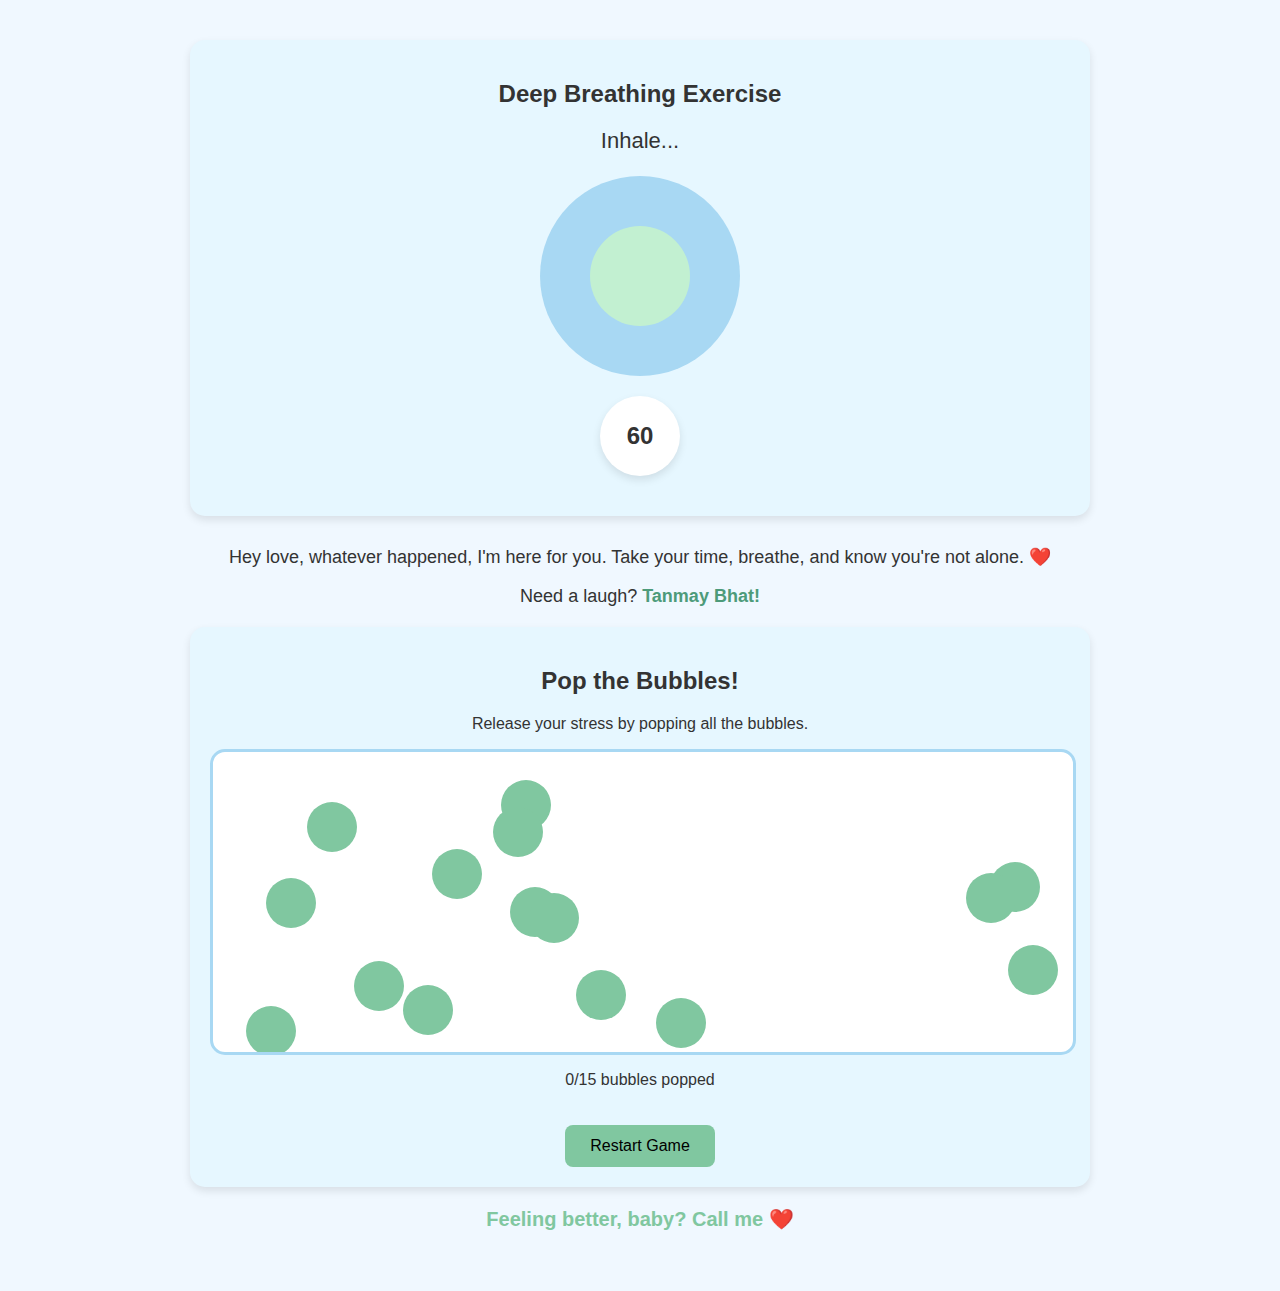
<file: pages/angry/angry.html>
<!DOCTYPE html>
<html lang="en">
<head>
    <meta charset="UTF-8">
    <meta name="viewport" content="width=device-width, initial-scale=1.0">
    <title>Take a Breath</title>
    <link rel="stylesheet" href="angry.css">
</head>
<body>
    <div class="container">
        
        <!-- Breathing Section -->
        <div class="breathing-section">
            <h2>Deep Breathing Exercise</h2>
            <p id="instruction-text">Inhale...</p>
            
            <div class="breathing-container">
                <div id="breathing-circle"></div>
            </div>
            
            <div id="breathing-timer-container">
                <span id="breathing-timer">60</span>
            </div>
        </div>

        <!-- Comforting Message -->
        <div class="message-section">
            <p>Hey love, whatever happened, I'm here for you. Take your time, breathe, and know you're not alone. ❤️</p>
            <p>Need a laugh? <a href="https://www.youtube.com/@tanmaybhat" target="_blank">Tanmay Bhat!</a></p>
        </div>

        <!-- Game Section -->
        <div class="game-section">
            <h2>Pop the Bubbles!</h2>
            <p>Release your stress by popping all the bubbles.</p>
            
            <div id="bubble-container">
                <!-- Bubbles will be added dynamically -->
            </div>

            <p id="score">0/15 bubbles popped</p>
            <p id="final-message" style="display: none;">Yayy! You popped them all! Muaahhh </p>
            
            <button id="restart-game">Restart Game</button>
        </div>

        <!-- Final Encouragement -->
        <div class="final-message">
            <p>Feeling better, baby? Call me ❤️</p>
        </div>
    </div>

    <script src="angry.js"></script>
</body>
</html>
</file>
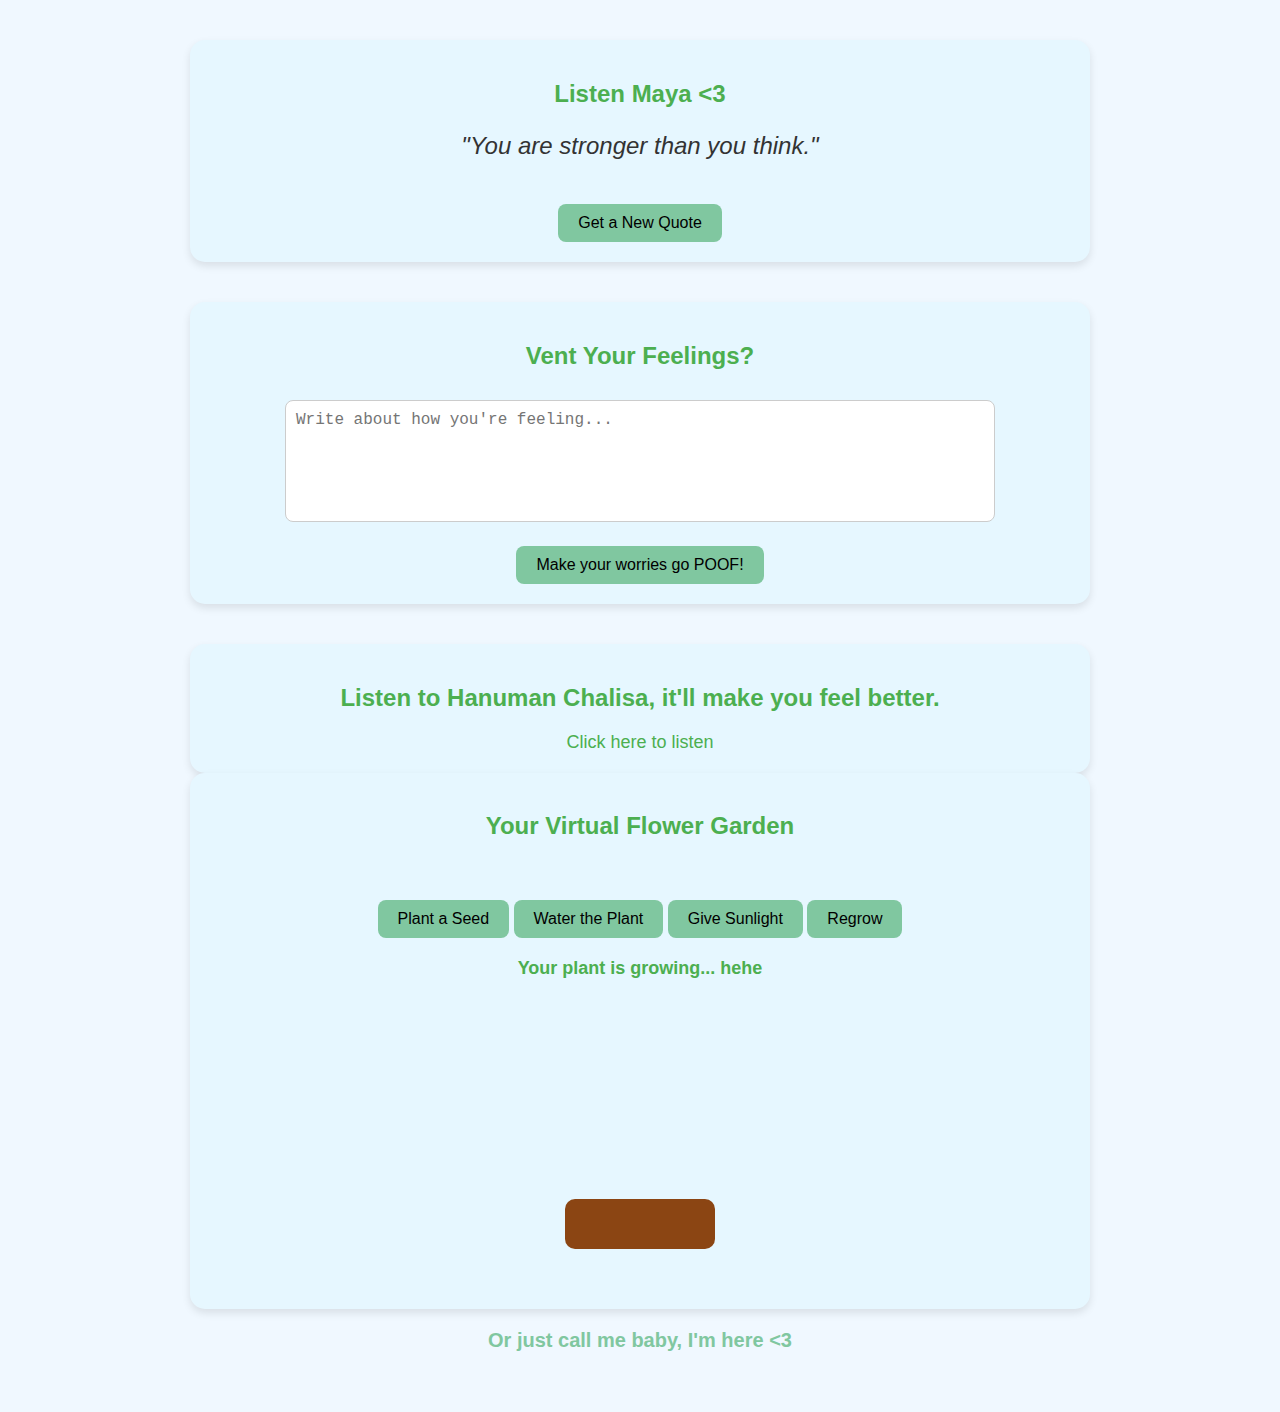
<file: pages/anxious/anxious.html>
<!DOCTYPE html>
<html lang="en">
<head>
    <meta charset="UTF-8">
    <meta name="viewport" content="width=device-width, initial-scale=1.0">
    <title>Calming Quotes and More</title>
    <link rel="stylesheet" href="anxious.css">
</head>
<body>
    <div class="container">
        <!-- Quote Section -->
        <div class="quote-section">
            <h2>Listen Maya <3</h2>
            <p id="quote-text">"You are stronger than you think."</p>
            <button id="new-quote">Get a New Quote</button>
        </div>

        <!-- Journal Section -->
        <div class="journal-section">
            <h2>Vent Your Feelings?</h2>
            <textarea id="journal-input" placeholder="Write about how you're feeling..."></textarea>
            <button id="submit-entry">Make your worries go POOF!</button>
        </div>

        <!-- Hanuman Chalisa Section -->
        <div class="hanuman-chalisa-section">
            <h2>Listen to Hanuman Chalisa, it'll make you feel better.</h2>
            <a href="https://www.youtube.com/watch?v=AETFvQonfV8&pp=ygUPaGFudW1hbiBjaGFsaXNh" target="_blank">Click here to listen</a>
        </div>

        <!-- Virtual Flower Garden Section -->
        <div class="garden-section">
            <h2>Your Virtual Flower Garden</h2>
            <div id="garden-container">
                <button id="plant-seed">Plant a Seed</button>
                <button id="water-plant">Water the Plant</button>
                <button id="give-sun">Give Sunlight</button>
                <button id="regrow-plant">Regrow</button>
                <div id="garden-status">Your plant is growing... hehe </div>
                <div id="garden">
                    <div id="soil"></div>
                    <div id="plant"></div>
                </div>
            </div>
        </div>

        <!-- Final Message -->
        <div class="final-message">
            <p>Or just call me baby, I'm here <3</p>
        </div>


    </div>
    <script src="anxious.js"></script>
</body>
</html>
</file>
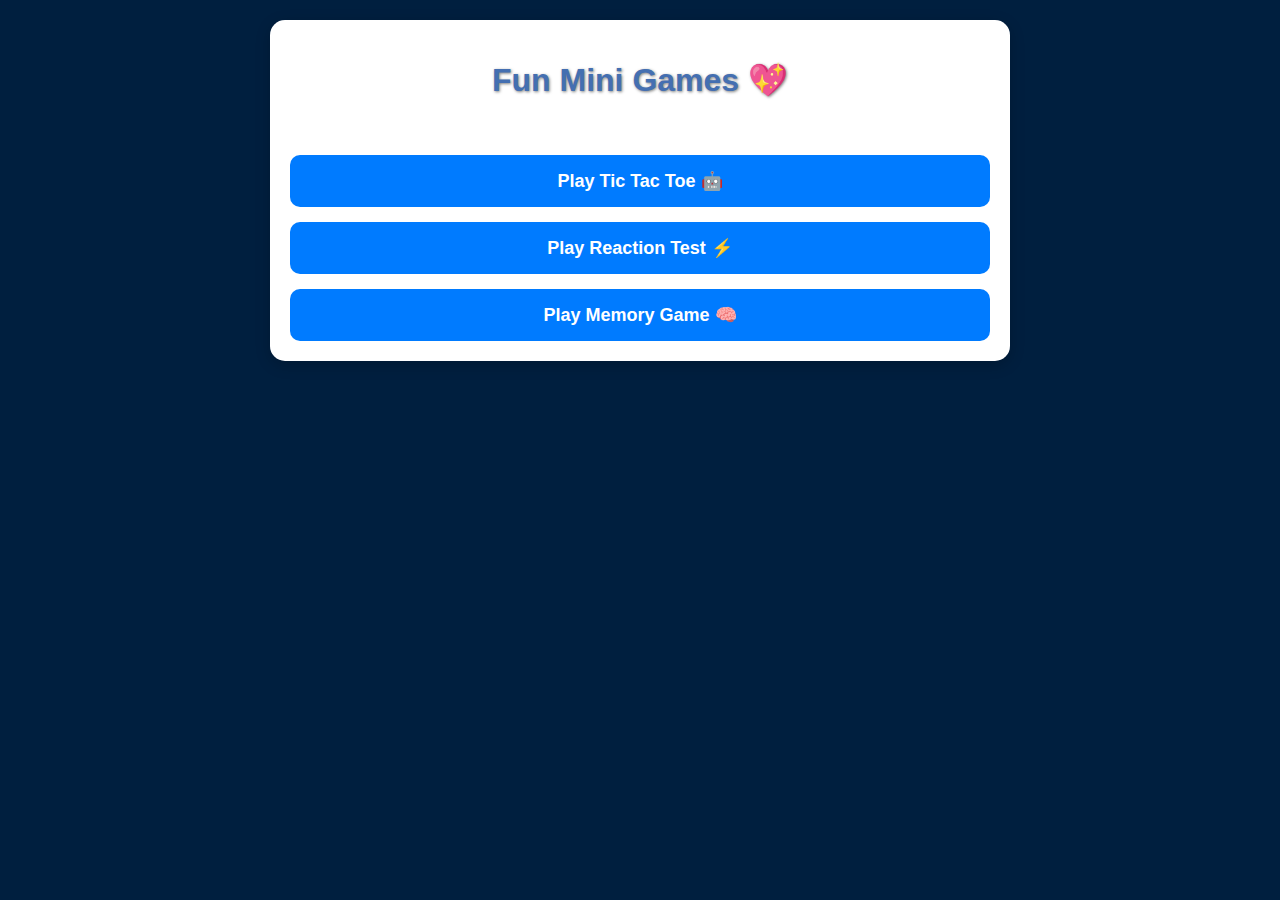
<file: pages/bored/bored.html>
<!DOCTYPE html>
<html lang="en">
<head>
    <meta charset="UTF-8">
    <meta name="viewport" content="width=device-width, initial-scale=1.0">
    <title>Fun Mini Games 🎮</title>
    <link rel="stylesheet" href="bored.css">
</head>
<body>
    <div class="container">
        <h1>Fun Mini Games 💖</h1>
        <p>Just for you, love!</p>

        <div class="games-list">
            <button onclick="openGame('tic-tac-toe')">Play Tic Tac Toe 🤖</button>
            <button onclick="openGame('reaction-game')">Play Reaction Test ⚡</button>
            <button onclick="openGame('memory-game')">Play Memory Game 🧠</button>
        </div>

        <div id="game-area"></div>
    </div>

    <script src="bored.js"></script>
</body>
</html>
</file>
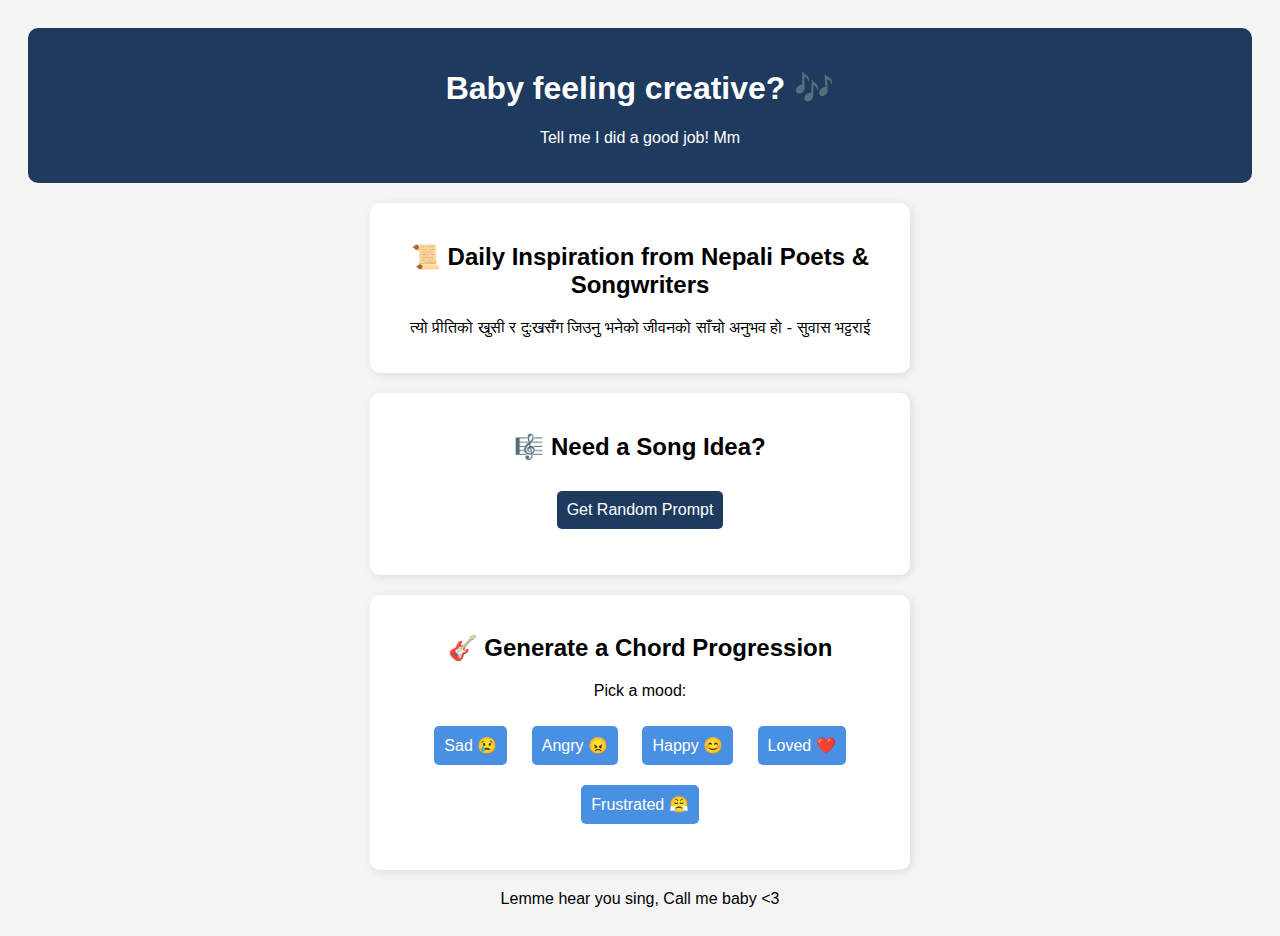
<file: pages/creative/creative.html>
<!DOCTYPE html>
<html lang="en">
<head>
    <meta charset="UTF-8">
    <meta name="viewport" content="width=device-width, initial-scale=1.0">
    <title>Creative Zone</title>
    <link rel="stylesheet" href="creative.css">
</head>
<body>

    <header>
        <h1>Baby feeling creative? 🎶</h1>
        <p>Tell me I did a good job! Mm</p>
    </header>

    <!-- Inspiration from Nepali Poets & Songwriters -->
    <section id="inspiration">
        <h2>📜 Daily Inspiration from Nepali Poets & Songwriters</h2>
        <p id="quote">Loading...</p>
    </section>

    <!-- Random Song Prompt -->
    <section id="song-prompt">
        <h2>🎼 Need a Song Idea?</h2>
        <button onclick="generateSongPrompt()">Get Random Prompt</button>
        <p id="prompt-result"></p>
    </section>

    <!-- Chord Progression Generator -->
    <section id="chord-generator">
        <h2>🎸 Generate a Chord Progression</h2>
        <p>Pick a mood:</p>
        <div class="mood-buttons">
            <button onclick="generateChords('sad')">Sad 😢</button>
            <button onclick="generateChords('angry')">Angry 😠</button>
            <button onclick="generateChords('happy')">Happy 😊</button>
            <button onclick="generateChords('loved')">Loved ❤️</button>
            <button onclick="generateChords('frustrated')">Frustrated 😤</button>
        </div>
        <p id="chord-result"></p>
    </section>
    <footer>Lemme hear you sing, Call me baby <3</footer>

    <script src="creative.js"></script>

</body>
</html>
</file>
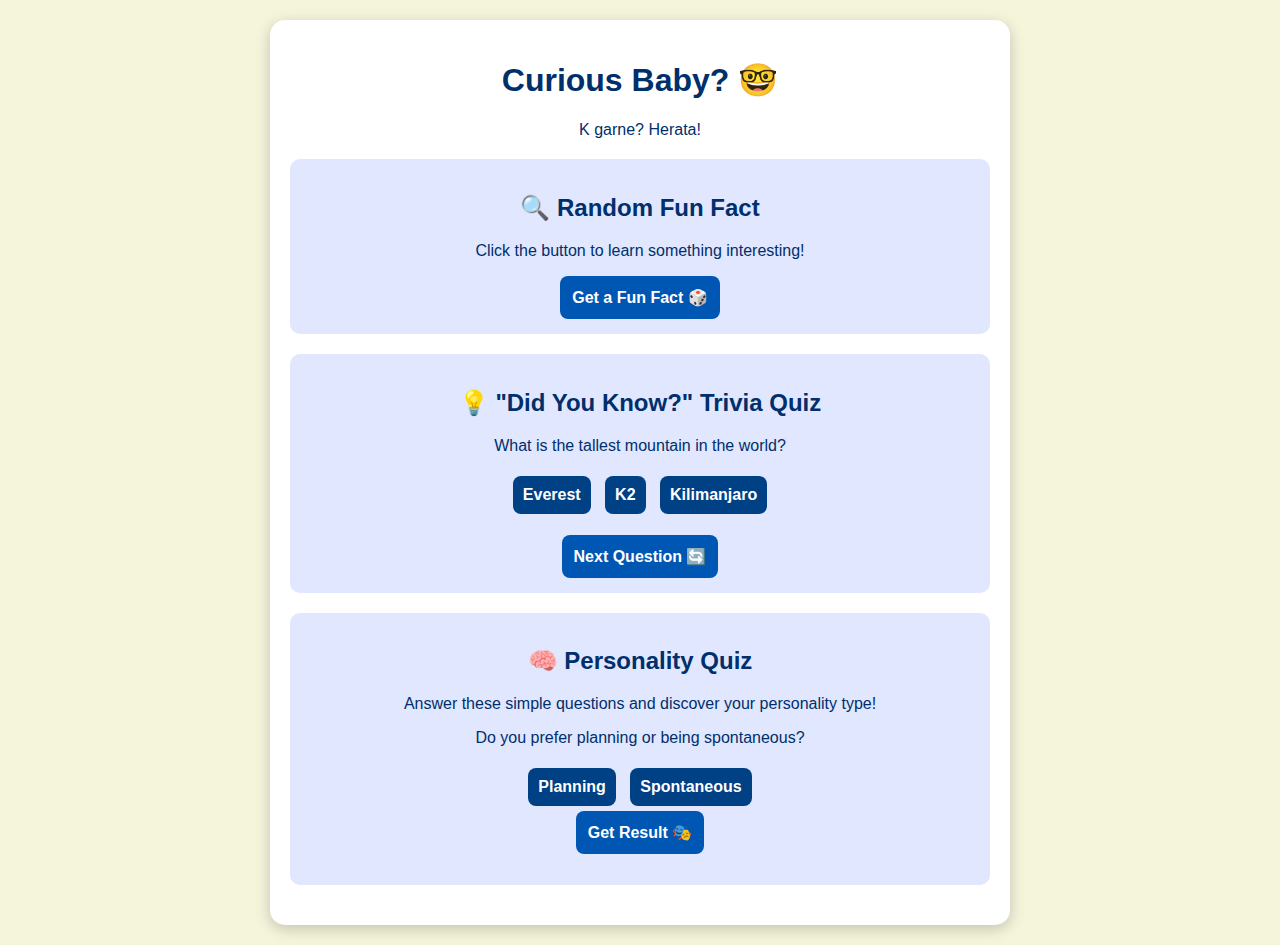
<file: pages/curious/curious.html>
<!DOCTYPE html>
<html lang="en">
<head>
    <meta charset="UTF-8">
    <meta name="viewport" content="width=device-width, initial-scale=1.0">
    <title>Curious</title>
    <link rel="stylesheet" href="curious.css">
</head>
<body>
    <div class="container">
        <h1>Curious Baby? 🤓</h1>
        <p>K garne? Herata!</p>

        <div class="section">
            <h2>🔍 Random Fun Fact</h2>
            <p id="fact-text">Click the button to learn something interesting!</p>
            <button onclick="generateFact()">Get a Fun Fact 🎲</button>
        </div>

        <div class="section">
            <h2>💡 "Did You Know?" Trivia Quiz</h2>
            <p id="quiz-question"></p>
            <div id="quiz-options"></div>
            <p id="quiz-feedback"></p>
            <button onclick="loadQuiz()">Next Question 🔄</button>
        </div>

        <div class="section">
            <h2>🧠 Personality Quiz</h2>
            <p>Answer these simple questions and discover your personality type!</p>
            <div id="quiz-container"></div>
            <button onclick="calculatePersonality()">Get Result 🎭</button>
            <p id="personality-result"></p>
        </div>
    </div>

    <script src="curious.js"></script>
</body>
</html>
</file>
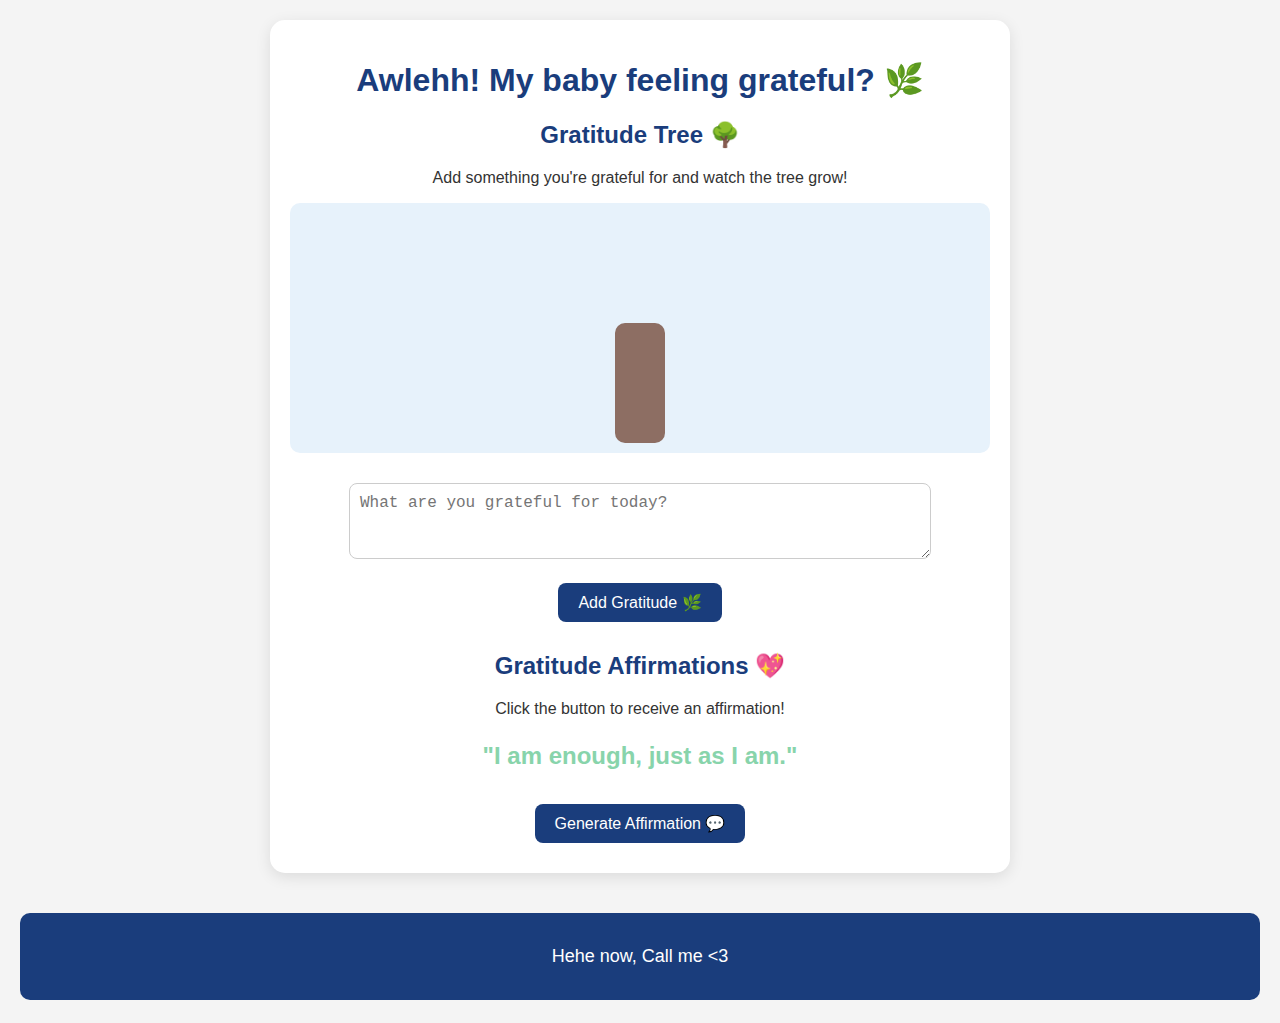
<file: pages/grateful/grateful.html>
<!DOCTYPE html>
<html lang="en">
<head>
    <meta charset="UTF-8">
    <meta name="viewport" content="width=device-width, initial-scale=1.0">
    <meta http-equiv="X-UA-Compatible" content="ie=edge">
    <title>Gratitude Section 🌿</title>
    <link rel="stylesheet" href="grateful.css">
</head>
<body>
    <div class="container">
        <h1>Awlehh! My baby feeling grateful? 🌿</h1>

        <!-- Gratitude Tree -->
        <div class="section">
            <h2>Gratitude Tree 🌳</h2>
            <p>Add something you're grateful for and watch the tree grow!</p>

            <div id="gratitude-tree">
                <div class="tree-trunk"></div>
                <div class="tree-leaves">
                    <!-- Leaves appear here -->
                </div>
            </div>

            <textarea id="gratitude-input" placeholder="What are you grateful for today?" rows="3"></textarea>
            <button onclick="addGratitude()">Add Gratitude 🌿</button>
        </div>

        <!-- Gratitude Affirmations Generator -->
        <div class="section">
            <h2>Gratitude Affirmations 💖</h2>
            <p>Click the button to receive an affirmation!</p>

            <div id="affirmation-container">
                <p id="affirmation-text">"I am enough, just as I am."</p>
            </div>

            <button onclick="generateAffirmation()">Generate Affirmation 💬</button>
        </div>
    </div>

    <!-- Footer -->
    <footer>
        <p>Hehe now, Call me <3</p>
    </footer>

    <script src="grateful.js"></script>
</body>
</html>
</file>
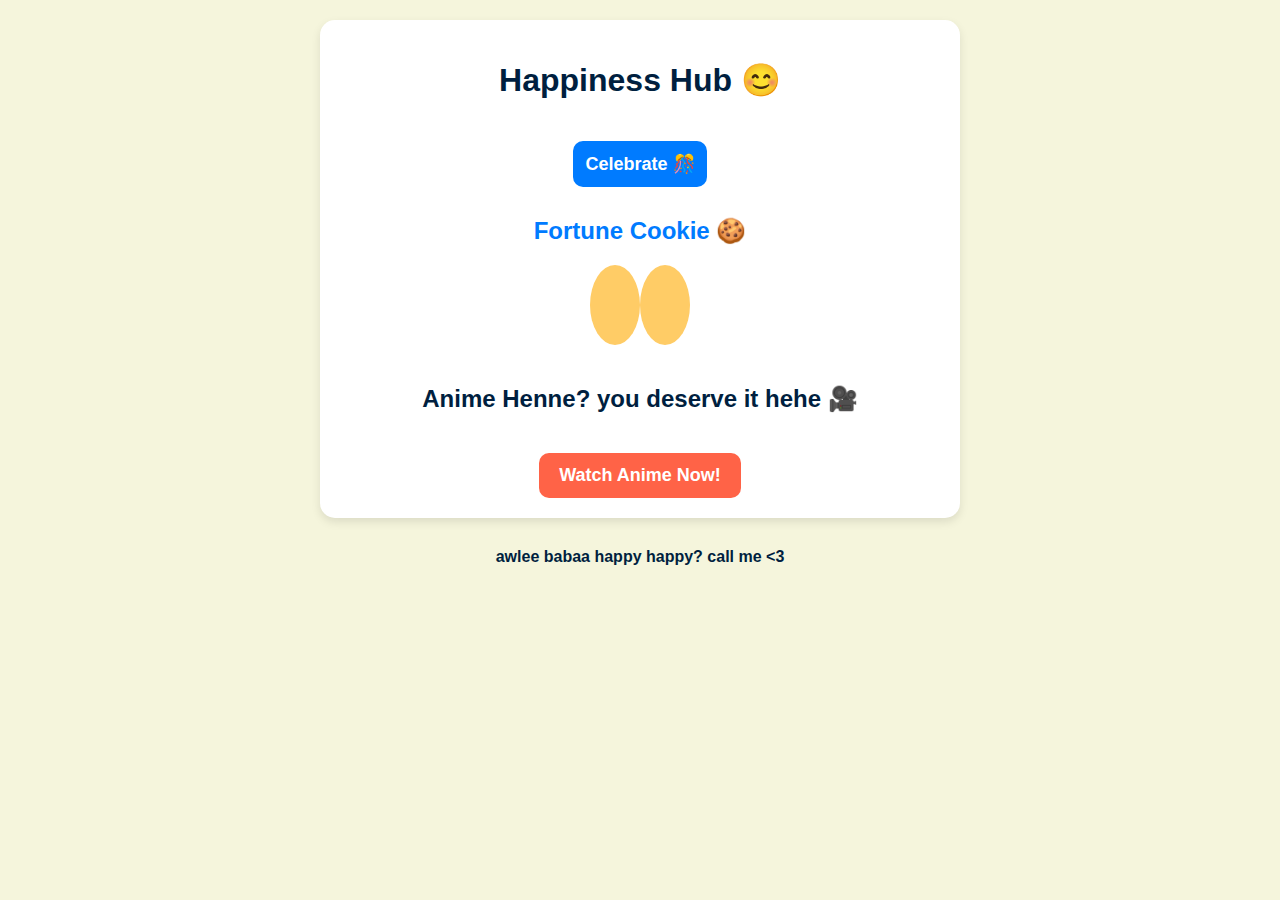
<file: pages/happy/happy.html>
<!DOCTYPE html>
<html lang="en">
<head>
    <meta charset="UTF-8">
    <meta name="viewport" content="width=device-width, initial-scale=1.0">
    <title>Happiness Hub 🎉</title>
    <link rel="stylesheet" href="happy.css">
</head>
<body>

    <div class="container">
        <h1>Happiness Hub 😊</h1>

        <button id="celebrate-btn">Celebrate 🎊</button>
        <div id="confetti-container"></div>

        <div class="fortune-container">
            <h2>Fortune Cookie 🍪</h2>
            <div class="fortune-cookie" onclick="openFortune()">
                <div class="cookie-left"></div>
                <div class="cookie-right"></div>
                <p id="fortune-text">Click to Open</p>
            </div>
        </div>

        <!-- Anime Watch Link Section -->
        <div class="anime-link-container">
            <h2>Anime Henne? you deserve it hehe 🎥</h2>
            <a href="https://hianime.to/" target="_blank">
                <button class="anime-button">Watch Anime Now!</button>
            </a>
        </div>
    </div>

    <footer>
        awlee babaa happy happy? call me <3
    </footer>

    <script src="happy.js"></script>
</body>
</html>
</file>
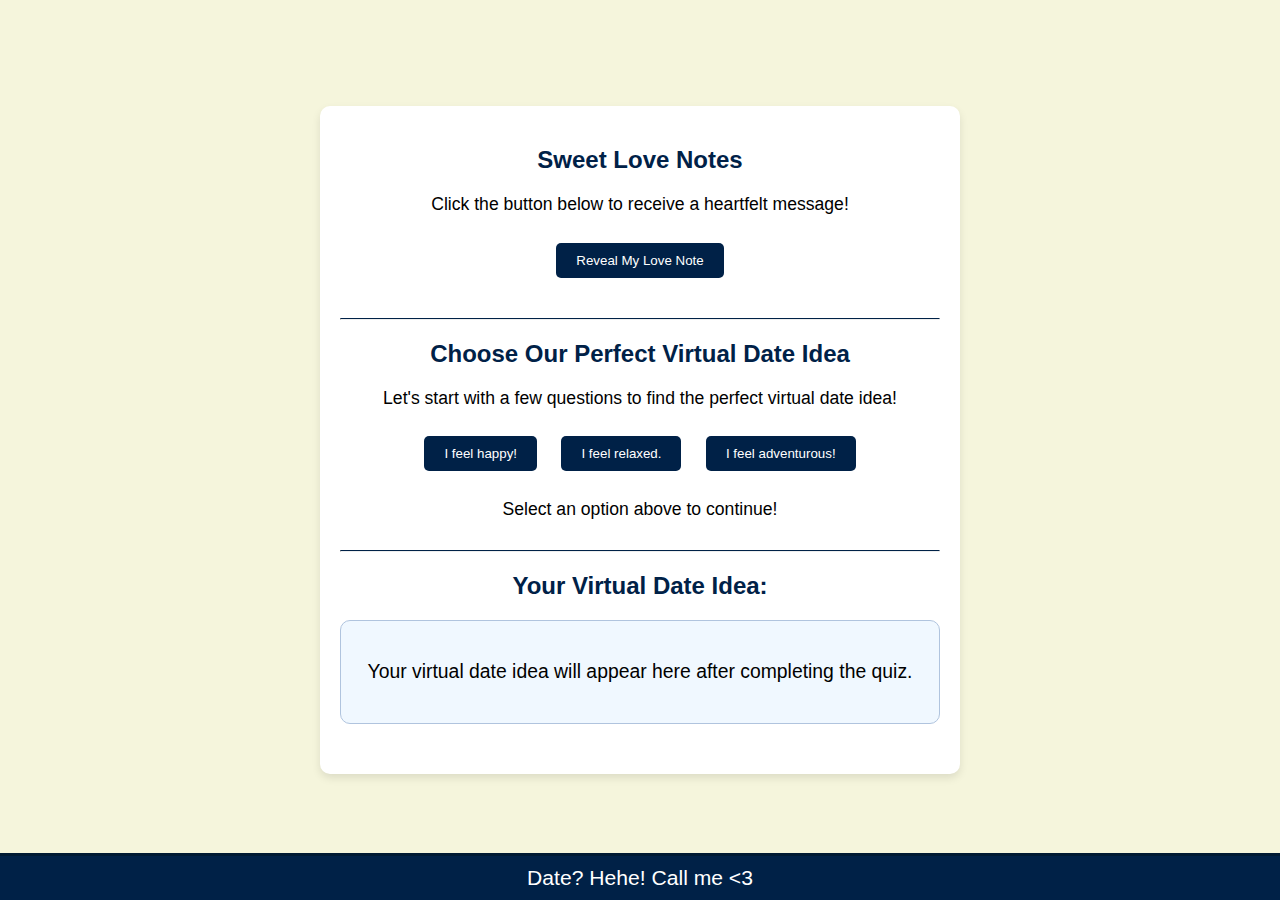
<file: pages/romantic/romantic.html>
<!DOCTYPE html>
<html lang="en">
<head>
    <meta charset="UTF-8">
    <meta name="viewport" content="width=device-width, initial-scale=1.0">
    <title>Romantic Features</title>
    <link rel="stylesheet" href="romantic.css">
</head>
<body>
    <div class="container">
        <!-- Love Notes Section -->
        <section class="love-notes">
            <h2>Sweet Love Notes</h2>
            <p id="loveNote">Click the button below to receive a heartfelt message!</p>
            <button id="loveNoteBtn" aria-label="Show a love note">Reveal My Love Note</button>
        </section>

        <hr>

        <!-- Virtual Date Idea Section (Trivia Game) -->
        <section class="date-idea">
            <h2>Choose Our Perfect Virtual Date Idea</h2>
            <p id="question">Let's start with a few questions to find the perfect virtual date idea!</p>
            <div class="date-options" id="optionsContainer">
                <button class="dateBtn" onclick="answerTrivia('happy')">I feel happy!</button>
                <button class="dateBtn" onclick="answerTrivia('relaxed')">I feel relaxed.</button>
                <button class="dateBtn" onclick="answerTrivia('adventurous')">I feel adventurous!</button>
            </div>
            <p id="dateMessage">Select an option above to continue!</p>
        </section>

        <hr>

        <!-- Result Section -->
        <section class="result">
            <h2>Your Virtual Date Idea:</h2>
            <div id="resultBox" class="result-box">
                <p id="dateIdea">Your virtual date idea will appear here after completing the quiz.</p>
            </div>
        </section>
    </div>

    <footer>
        <p>Date? Hehe! Call me <3</p>
    </footer>

    <script src="romantic.js"></script>
</body>
</html>
</file>
<file: pages/angry/angry.css>
/* Global Styles */
body {
    font-family: 'Arial', sans-serif;
    background-color: #f0f8ff; /* Light pastel blue */
    color: #333;
    margin: 0;
    padding: 0;
    text-align: center;
}

.container {
    max-width: 900px;
    margin: auto;
    padding: 40px;
}

/* Breathing Section */
.breathing-section {
    background-color: #e6f7ff; /* Soft light blue */
    border-radius: 15px;
    padding: 20px;
    margin-bottom: 30px;
    box-shadow: 0 4px 8px rgba(0, 0, 0, 0.1);
}

.breathing-container {
    width: 200px;
    height: 200px;
    border-radius: 50%;
    background-color: #a8d8f3; /* Soft blue */
    display: flex;
    justify-content: center;
    align-items: center;
    margin: auto;
}

#breathing-circle {
    width: 100px;
    height: 100px;
    background-color: #c2f0d1; /* Pastel green */
    border-radius: 50%;
}

/* Breathing Animation Keyframes */
@keyframes inhaleAnimation {
    0% {
        transform: scale(1); /* Start at normal size */
    }
    100% {
        transform: scale(0.5); /* Contract during inhale */
    }
}

@keyframes holdAnimation {
    0% {
        transform: scale(0.5); /* Stay contracted */
    }
    100% {
        transform: scale(0.5); /* Hold at this size */
    }
}

@keyframes exhaleAnimation {
    0% {
        transform: scale(0.5); /* Start contracted */
    }
    100% {
        transform: scale(1.5); /* Expand during exhale */
    }
}

#breathing-timer-container {
    width: 80px;
    height: 80px;
    background-color: #ffffff;
    border-radius: 50%;
    display: flex;
    justify-content: center;
    align-items: center;
    box-shadow: 0 4px 8px rgba(0, 0, 0, 0.1);
    font-size: 24px;
    font-weight: bold;
    color: #333;
    margin: 20px auto;
}

#instruction-text {
    font-size: 22px;
    margin-top: 20px;
    color: #333;
}

/* Button Styling */
button {
    padding: 12px 25px;
    background-color: #80c7a0; /* Calming green */
    border: none;
    border-radius: 8px;
    font-size: 16px;
    cursor: pointer;
    margin-top: 20px;
    transition: 0.3s ease;
}

button:hover {
    background-color: #a8d8f3; /* Soft blue */
}

/* Message Section */
.message-section {
    font-size: 18px;
    margin-bottom: 20px;
}

.message-section a {
    color: #4d9b7a; /* Dark green */
    text-decoration: none;
    font-weight: bold;
}

.message-section a:hover {
    text-decoration: underline;
}

/* Game Section */
.game-section {
    background-color: #e6f7ff;
    border-radius: 15px;
    padding: 20px;
    box-shadow: 0 4px 8px rgba(0, 0, 0, 0.1);
}

#bubble-container {
    width: 100%;
    height: 300px;
    position: relative;
    overflow: hidden;
    border: 3px solid #a8d8f3;
    background-color: #ffffff;
    border-radius: 15px;
}

/* Static Bubble Styles */
.bubble {
    width: 50px;
    height: 50px;
    background-color: #80c7a0; /* Green bubbles */
    border-radius: 50%;
    position: absolute;
    cursor: pointer;
}

/* Final Message */
.final-message p {
    font-size: 20px;
    font-weight: bold;
    color: #80c7a0;
}

/* Mobile Optimization */
@media (max-width: 600px) {
    .container {
        padding: 20px;
    }

    .breathing-container {
        width: 150px;
        height: 150px;
    }

    #breathing-circle {
        width: 75px;
        height: 75px;
    }

    #breathing-timer-container {
        width: 75px;
        height: 75px;
    }

    #instruction-text {
        font-size: 18px;
    }
}
</file>
<file: pages/anxious/anxious.css>
body {
    font-family: 'Arial', sans-serif;
    background-color: #f0f8ff;
    color: #333;
    margin: 0;
    padding: 0;
    text-align: center;
}

.container {
    max-width: 900px;
    margin: auto;
    padding: 40px;
}

h2 {
    color: #4CAF50;
}

/* Quote Section */
.quote-section {
    background-color: #e6f7ff;
    padding: 20px;
    border-radius: 15px;
    box-shadow: 0 4px 8px rgba(0, 0, 0, 0.1);
    margin-bottom: 40px;
}

#quote-text {
    font-size: 24px;
    font-style: italic;
    color: #333;
}

button {
    padding: 10px 20px;
    background-color: #80c7a0;
    border: none;
    border-radius: 8px;
    font-size: 16px;
    cursor: pointer;
    margin-top: 20px;
}

button:hover {
    background-color: #4CAF50;
}

/* Journal Section */
.journal-section {
    background-color: #e6f7ff;
    padding: 20px;
    border-radius: 15px;
    box-shadow: 0 4px 8px rgba(0, 0, 0, 0.1);
    margin-bottom: 40px;
}

textarea {
    width: 80%;
    height: 100px;
    padding: 10px;
    border-radius: 8px;
    border: 1px solid #ccc;
    margin-top: 10px;
    font-size: 16px;
    resize: none;
}

/* Garden Section */
.garden-section {
    background-color: #e6f7ff;
    padding: 20px;
    border-radius: 15px;
    box-shadow: 0 4px 8px rgba(0, 0, 0, 0.1);
}

#garden-status {
    margin-top: 20px;
    font-size: 18px;
    font-weight: bold;
    color: #4CAF50;
}

#garden-container {
    display: inline-block;
    position: relative;
    padding: 20px;
}

#garden {
    width: 150px;
    height: 250px;
    margin: 20px auto;
    position: relative;
    overflow: hidden;
}

#soil {
    width: 100%;
    height: 50px;
    background-color: #8B4513;
    position: absolute;
    bottom: 0;
    border-radius: 10px;
}

#plant {
    width: 20px;
    height: 0;
    background-color: #228B22;
    border-radius: 10px;
    position: absolute;
    bottom: 50px;
    left: 50%;
    transform: translateX(-50%);
    transition: all 2s ease-out;
}

.flower {
    width: 60px;
    height: 60px;
    background-color: #FF6347; /* Flower Color */
    border-radius: 50%;
    position: absolute;
    bottom: 100px;
    left: 50%;
    transform: translateX(-50%);
    animation: flowerAnimation 2s ease-out forwards;
}

@keyframes flowerAnimation {
    0% {
        transform: translateX(-50%) scale(0);
        opacity: 0;
    }
    100% {
        transform: translateX(-50%) scale(1);
        opacity: 1;
    }
}

/* Final Message */
.final-message p {
    font-size: 20px;
    font-weight: bold;
    color: #80c7a0;
}

/* Hanuman Chalisa Section */
.hanuman-chalisa-section {
    background-color: #e6f7ff;
    padding: 20px;
    border-radius: 15px;
    box-shadow: 0 4px 8px rgba(0, 0, 0, 0.1);
    margin-top: 40px;
}

.hanuman-chalisa-section a {
    font-size: 18px;
    color: #4CAF50;
    text-decoration: none;
}

.hanuman-chalisa-section a:hover {
    text-decoration: underline;
}
</file>
<file: pages/bored/bored.css>
/* General Styles */
body {
    font-family: 'Arial', sans-serif;
    text-align: center;
    background-color: #001f3f; /* Dark blue */
    color: #ffffff;
    margin: 0;
    padding: 20px;
}

h1 {
    color: #446fb1;
    text-shadow: 1px 1px 3px rgba(0, 0, 0, 0.5);
}

.container {
    max-width: 700px;
    margin: auto;
    background: #ffffff; /* White container */
    padding: 20px;
    border-radius: 15px;
    box-shadow: 0 4px 15px rgba(0, 0, 0, 0.2);
}

/* Buttons */
.games-list {
    display: flex;
    flex-direction: column;
    gap: 15px;
}

button {
    padding: 15px;
    font-size: 18px;
    font-weight: bold;
    background: #007bff; /* Blue */
    color: white;
    border: none;
    border-radius: 10px;
    cursor: pointer;
    transition: background-color 0.3s ease;
}

button:hover {
    background: #0056b3; /* Darker blue */
}

/* Tic Tac Toe */
#tic-tac-toe-board {
    display: grid;
    grid-template-columns: repeat(3, 100px);
    gap: 5px;
}

#tic-tac-toe-board button {
    width: 100px;
    height: 100px;
}

/* Reaction Test */
#reaction-result {
    font-size: 20px;
    font-weight: bold;
    color: #0c0c0c; 
}

/* Memory Game */
#memory-game-title {
    color: #35077e;
    font-size: 24px;
    font-weight: bold;
}

#memory-board {
    display: grid;
    grid-template-columns: repeat(6, 60px); /* 6x6 grid */
    grid-template-rows: repeat(6, 60px);
    gap: 10px;
    justify-content: center;
}

.memory-card {
    width: 60px;
    height: 60px;
    font-size: 30px;
    background-color: #007bff; /* Blue */
    color: white;
    border-radius: 5px;
    cursor: pointer;
}
</file>
<file: pages/creative/creative.css>
body {
    font-family: 'Arial', sans-serif;
    background-color: #f5f5f5;
    text-align: center;
    padding: 20px;
}

header {
    background-color: #1e3a5f;
    color: white;
    padding: 20px;
    border-radius: 10px;
}

section {
    background: white;
    padding: 20px;
    margin: 20px auto;
    width: 90%;
    max-width: 500px;
    border-radius: 10px;
    box-shadow: 2px 2px 10px rgba(0, 0, 0, 0.1);
}

button {
    background-color: #1e3a5f;
    color: white;
    padding: 10px;
    margin: 10px;
    border: none;
    border-radius: 5px;
    cursor: pointer;
    font-size: 16px;
}

button:hover {
    background-color: #162d4b;
}

.mood-buttons button {
    background-color: #4a90e2;
}

.mood-buttons button:hover {
    background-color: #357ab7;
}
</file>
<file: pages/curious/curious.css>
body {
    font-family: 'Arial', sans-serif;
    text-align: center;
    background-color: #f5f5dc; /* Beige background */
    color: #002f6c; /* Dark blue text */
    margin: 0;
    padding: 20px;
}

.container {
    max-width: 700px;
    margin: auto;
    background: #ffffff; /* White background */
    padding: 20px;
    border-radius: 15px;
    box-shadow: 0 4px 15px rgba(0, 0, 0, 0.2);
}

h1 {
    color: #002f6c; /* Dark blue */
}

.section {
    margin: 20px 0;
    padding: 15px;
    border-radius: 10px;
    background: #e0e7ff; /* Soft blue */
}

button {
    padding: 12px;
    font-size: 16px;
    font-weight: bold;
    background: #0056b3;
    color: white;
    border: none;
    border-radius: 8px;
    cursor: pointer;
    transition: background 0.3s;
}

button:hover {
    background: #003f80;
}

.hidden {
    display: none;
}

#quiz-options button, .personality-option {
    margin: 5px;
    padding: 10px;
    background: #004085;
    color: white;
    border: none;
    border-radius: 8px;
    cursor: pointer;
}

#quiz-options button:hover, .personality-option:hover {
    background: #003366;
}
</file>
<file: pages/grateful/grateful.css>
body {
    font-family: 'Arial', sans-serif;
    text-align: center;
    background-color: #f4f4f4; /* Light beige background */
    color: #333;
    margin: 0;
    padding: 20px;
}

h1 {
    color: #1a3d7c; /* Blue for title */
}

.container {
    max-width: 700px;
    margin: auto;
    background: #fff; /* White background for container */
    padding: 20px;
    border-radius: 15px;
    box-shadow: 0 4px 15px rgba(0, 0, 0, 0.1);
}

section {
    margin-bottom: 40px;
}

h2 {
    color: #1a3d7c; /* Blue for section titles */
}

textarea {
    width: 80%;
    padding: 10px;
    border: 1px solid #ccc;
    border-radius: 8px;
    margin: 10px 0;
    font-size: 16px;
}

button {
    padding: 10px 20px;
    background: #1a3d7c;
    color: #fff;
    border: none;
    border-radius: 8px;
    cursor: pointer;
    margin: 10px 5px;
    font-size: 16px;
}

button:hover {
    background: #133b5c;
}

#gratitude-tree {
    display: flex;
    justify-content: center;
    align-items: flex-start;
    height: 250px;
    background-color: #e7f2fb; /* Light blue background for tree area */
    margin-bottom: 20px;
    border-radius: 10px;
    position: relative;
    overflow: hidden;
}

.tree-trunk {
    width: 50px;
    height: 120px;
    background-color: #8d6e63; /* Brown tree trunk */
    border-radius: 10px;
    position: absolute;
    bottom: 10px;
    left: 50%;
    transform: translateX(-50%);
}

.tree-leaves {
    display: flex;
    flex-direction: column;
    justify-content: center;
    align-items: center;
    gap: 10px;
    position: absolute;
    bottom: 40px;
    width: 100%;
}

.tree-leaves-row {
    display: flex;
    justify-content: center;
    gap: 10px;
    width: 100%;
}

.gratitude-entry {
    background-color: #88d4ab; /* Green leaves */
    padding: 8px 15px;
    border-radius: 15px;
    color: #fff;
    opacity: 0;
    animation: growLeaf 1s forwards;
}

@keyframes growLeaf {
    0% {
        opacity: 0;
        transform: scale(0);
    }
    100% {
        opacity: 1;
        transform: scale(1);
    }
}

#affirmation-container {
    margin-bottom: 20px;
}

#affirmation-text {
    font-size: 24px;
    color: #88d4ab; /* Soft green */
    font-weight: bold;
}

/* Footer */
footer {
    margin-top: 40px;
    padding: 15px;
    background-color: #1a3d7c;
    color: #fff;
    font-size: 18px;
    border-radius: 10px;
}
</file>
<file: pages/happy/happy.css>
body {
    font-family: 'Arial', sans-serif;
    text-align: center;
    background-color: #f5f5dc; /* Beige */
    color: #001f3f; /* Dark Blue */
    margin: 0;
    padding: 20px;
}

.container {
    max-width: 600px;
    margin: auto;
    background: white;
    padding: 20px;
    border-radius: 15px;
    box-shadow: 0 4px 10px rgba(0, 0, 0, 0.1);
}

button {
    padding: 12px;
    font-size: 18px;
    font-weight: bold;
    background: #007bff;
    color: white;
    border: none;
    border-radius: 10px;
    cursor: pointer;
    transition: 0.3s;
    margin-top: 20px;
}

button:hover {
    background: #0056b3;
}

/* Confetti */
.confetti {
    position: fixed;
    width: 10px;
    height: 10px;
    background: red;
    opacity: 0.8;
    animation: fall 2s linear forwards;
}

@keyframes fall {
    from {
        transform: translateY(-100px);
    }
    to {
        transform: translateY(100vh);
        opacity: 0;
    }
}

/* Fortune Cookie */
.fortune-container {
    margin-top: 30px;
}

.fortune-container h2 {
    font-size: 24px;
    color: #007bff;
}

.fortune-cookie {
    position: relative;
    width: 100px;
    height: 80px;
    margin: 0 auto;
    cursor: pointer;
}

.cookie-left, .cookie-right {
    width: 50px;
    height: 80px;
    background: #ffcc66;
    border-radius: 50%;
    position: absolute;
    top: 0;
    transition: transform 0.5s ease;
}

.cookie-left {
    left: 0;
    transform-origin: right center;
}

.cookie-right {
    right: 0;
    transform-origin: left center;
}

.fortune-cookie.opened .cookie-left {
    transform: rotate(-30deg);
}

.fortune-cookie.opened .cookie-right {
    transform: rotate(30deg);
}

#fortune-text {
    position: absolute;
    width: 100px;
    top: 40px;
    font-size: 14px;
    color: black;
    opacity: 0;
    transition: opacity 0.5s ease;
}

.fortune-cookie.opened #fortune-text {
    opacity: 1;
}

/* Footer */
footer {
    margin-top: 30px;
    font-size: 16px;
    color: #001f3f;
    font-weight: bold;
}
/* Anime Watch Link Section */
.anime-link-container {
    margin-top: 40px;
    text-align: center;
}

.anime-button {
    padding: 12px 20px;
    font-size: 18px;
    background-color: #ff6347; /* Tomato color for emphasis */
    color: white;
    border: none;
    border-radius: 10px;
    cursor: pointer;
    transition: 0.3s ease;
}

.anime-button:hover {
    background-color: #e53d2e; /* Darker tomato shade */
}
</file>
<file: pages/romantic/romantic.css>
body {
    font-family: 'Arial', sans-serif;
    background-color: #f5f5dc; /* Beige background */
    display: flex;
    justify-content: center;
    align-items: center;
    height: 100vh;
    margin: 0;
    flex-direction: column; /* Ensures the content is stacked vertically */
}

.container {
    background-color: white;
    padding: 20px;
    text-align: center;
    max-width: 600px;
    width: 90%;
    border-radius: 10px;
    box-shadow: 0 4px 8px rgba(0, 0, 0, 0.1);
    margin-bottom: 20px; /* Add space between content and footer */
}

h2 {
    color: #002147; /* Navy blue */
}

p {
    font-size: 1.1em; /* Slightly larger text for better readability */
}

button {
    padding: 10px 20px;
    background-color: #002147; /* Navy blue */
    color: white;
    border: none;
    border-radius: 5px;
    cursor: pointer;
    margin: 10px;
    transition: background-color 0.3s ease-in-out;
}

button:hover {
    background-color: #001a33; /* Darker navy on hover */
}

.love-notes, .date-idea, .result {
    margin-bottom: 30px;
}

hr {
    border-top: 1px solid #002147; /* Stylish separator */
}

.result-box {
    background-color: #f0f8ff;
    border: 1px solid #b0c4de;
    padding: 20px;
    margin-top: 20px;
    font-size: 1.1em;
    border-radius: 10px;
}

/* Footer Style */
footer {
    background-color: #002147; /* Navy blue */
    color: white;
    text-align: center;
    padding: 10px 0;
    width: 100%;
    position: fixed;
    bottom: 0;
    left: 0;
    font-size: 1.2em;
    border-top: 3px solid #001a33;
}

footer p {
    margin: 0;
}
</file>
